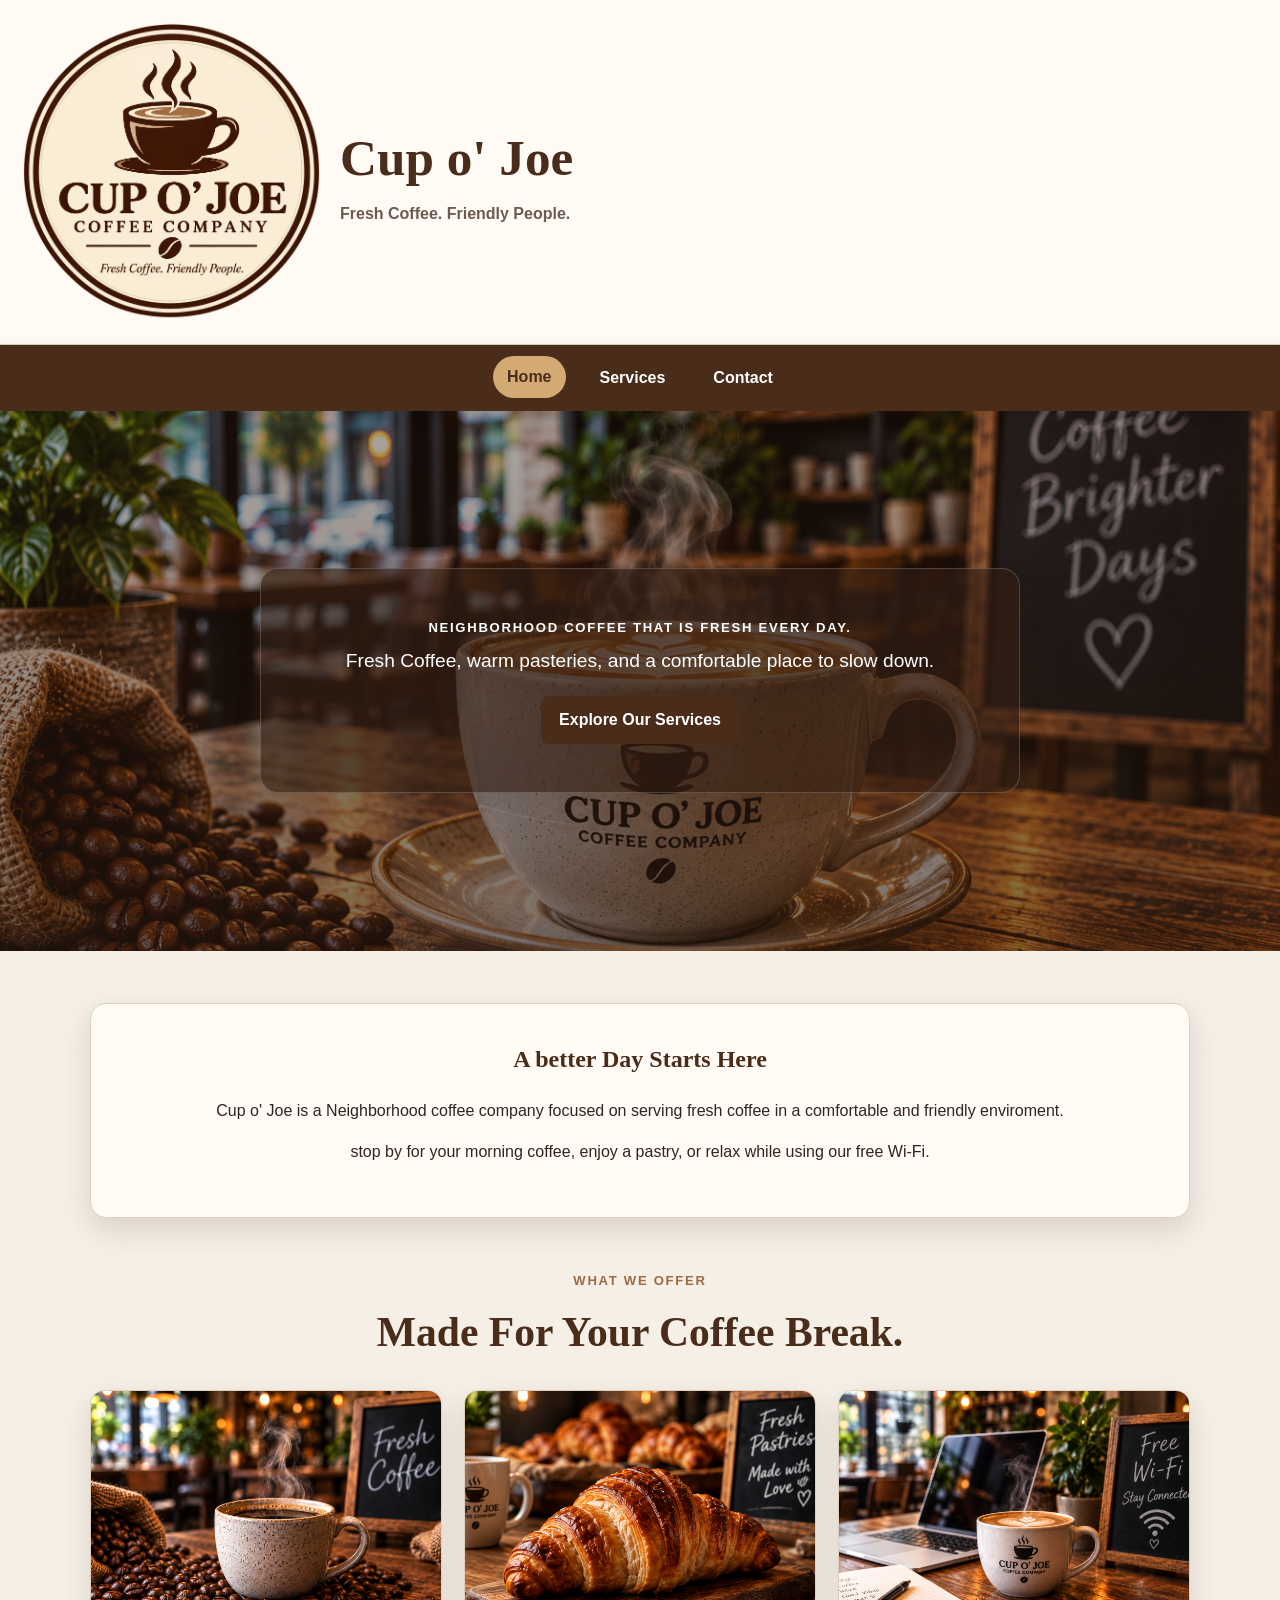
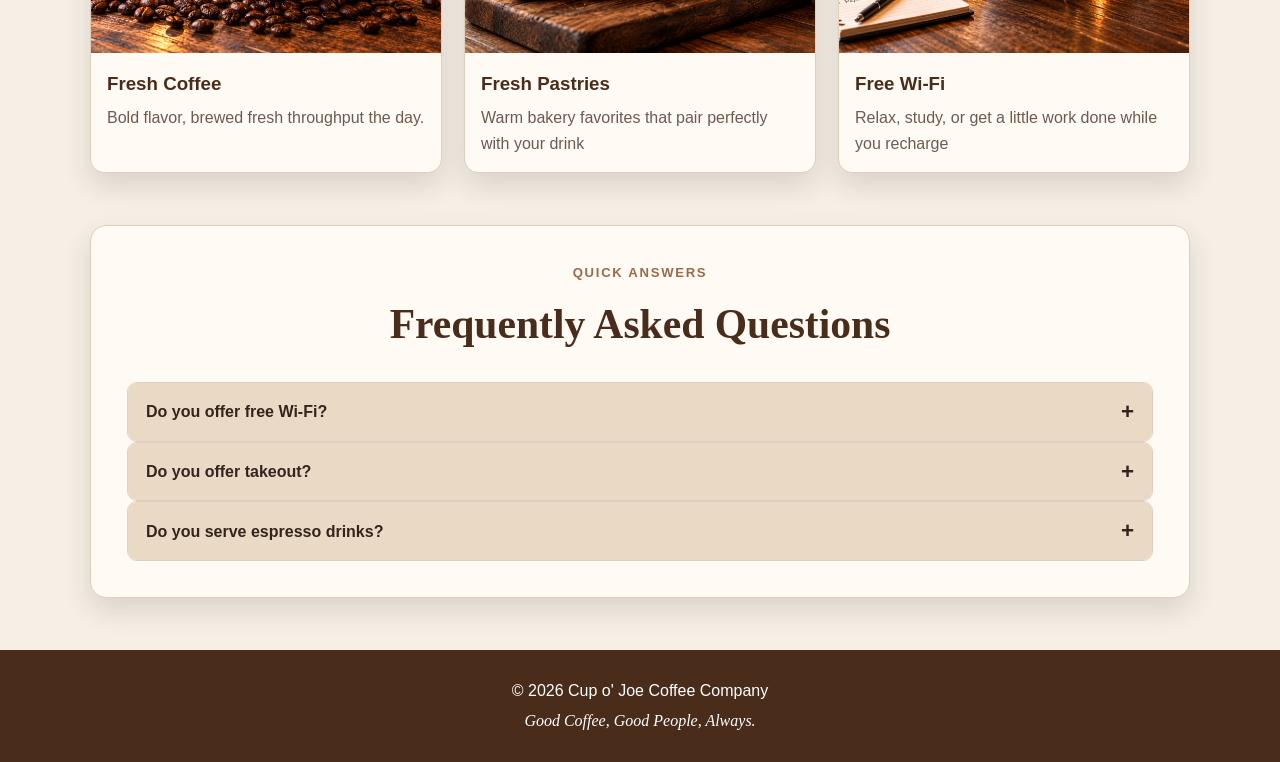
<file: index.html>
<!DOCTYPE html>
<html lang="en">
<head>
    <meta charset="UTF-8">
    <meta http-equiv="X-UA-Compatible" content="IE=edge">
    <meta name="viewport" content="width=device-width, initial-scale=1.0">
    <meta name="description" content="Cup o' Joe COffee Company - fresh coffee, pastries, and friendlty neighborhood atmospere.">
    <title>Cup o' Joe Coffee Company</title>
    <link rel="stylesheet" href="style.css">
    <script src="script.js" defer></script>
</head>
<body>
    <header class="header">
        <div class="brand-wrap">
            <img class="logo" src="Logo.png" alt="Cup o' Joe Company logo">
        
            <div class="brand-text">
            <h1>Cup o' Joe</h1>
            <p>Fresh Coffee. Friendly People.</p>
         </div>
        </div>
    </header>
    <!--Add Nav Tags for pages here!!!-->
    <nav class="navigation" aria-label="Main navigation">
        <a href="index.html" aria-current="page">Home</a>
        <a href="services.html">Services</a>
        <a href="contact.html">Contact</a>
    </nav>

    <main>
        <section class="hero home-hero" aria-labelledby="home-title">
            <div class="hero-content">
                <p class="eyebrow">Neighborhood Coffee That is Fresh Every Day.</p>
                <p>Fresh Coffee, warm pasteries, and a comfortable place to slow down.</p>
                <a class="primary-button" href="services.html">Explore Our Services</a>
            </div>
        </section>

        <section class="content intro-card">
            <h2>A better Day Starts Here</h2>
            <p>
                Cup o' Joe is a Neighborhood coffee company focused on serving fresh coffee
                in a comfortable and friendly enviroment.
            </p>
            <p>
                stop by for your morning coffee, enjoy a pastry, or relax while using our free Wi-Fi.
            </p>
        </section>

        <section class="content" aria-labelledby="featured-title">
            <div class="section-heading">
                <p class="eyebrow dark">What We Offer</p>
                <h2 id="featured-title">Made For Your Coffee Break.</h2>
            </div>

            <div class="card-grid">
                <article class="feature-card reveal-on-scroll">
                    <img src="images/fresh-coffee.png" alt="Steaming cup of fresh coffee surrounded by the roasted coffee beans">
                    <div class="card-body">
                        <h3>Fresh Coffee</h3>
                        <p>Bold flavor, brewed fresh throughput the day.</p>
                    </div>
                </article>

                <article class="feature-card reveal-on-scroll">
                    <img src="images/fresh-pastry.png" alt="Golden flaky croissant on a wooden board">
                    <div class="card-body">
                        <h3>Fresh Pastries</h3>
                        <p>Warm bakery favorites that pair perfectly with your drink</p>
                    </div>
                </article>

                <article class="feature-card reveal-on-scroll">
                    <img src="images/free-wifi.png" alt="Laptop, coffee, and a sign advertising free Wi-Fi">
                    <div class="card-body">
                        <h3>Free Wi-Fi</h3>
                        <p>Relax, study, or get a little work done while you recharge</p>
                    </div>
                </article>
            </div>
        </section>

        <section class="content faq-panel" aria-labelledby="faq-title">
            <div class="section-heading">
                <p class="eyebrow dark">Quick Answers</p>
                <h2 id="faq-title">Frequently Asked Questions</h2>
            </div>

            <div class="faq-list">
                <div class="faq-item">
                    <button class="faq-question" type="button" aria-expanded="false" aria-controls="faq-answer-1">
                        Do you offer free Wi-Fi?
                    </button>
                    <div class="faq-answer" id="faq-answer-1" hidden>
                        <p>Yes Guests can use free Wi-Fi while enjoying the cafe.</p>
                    </div>
                </div>
            </div>

            <div class="faq-item">
                <button class="faq-question" type="button" aria-expanded="false" aria-controls="faq-answer-2">
                    Do you offer takeout?
                </button>
                <div class="faq-answer" id="faq-answer-2" hidden>
                    <p>Yes. Coffee, espresso drinks, and pastries can all be prepared to go.</p>
                </div>
            </div>

            <div class="faq-item">
                <button class="faq-question" type="button" aria-expanded="false" aria-controls="faq-answer-3">
                    Do you serve espresso drinks?
                </button>
                <div class="faq-answer" id="faq-answer-3" hidden>
                    <p>Yes, We offer espresso-based drinks along with traditional brewed coffee.</p>
                </div>
            </div>
        </section>
    </main>

    <footer class="footer">
        <p>&copy; 2026 Cup o' Joe Coffee Company</p>
        <p class="footer-tagline">Good Coffee, Good People, Always.</p>
    </footer>
</body>
</html>
</file>
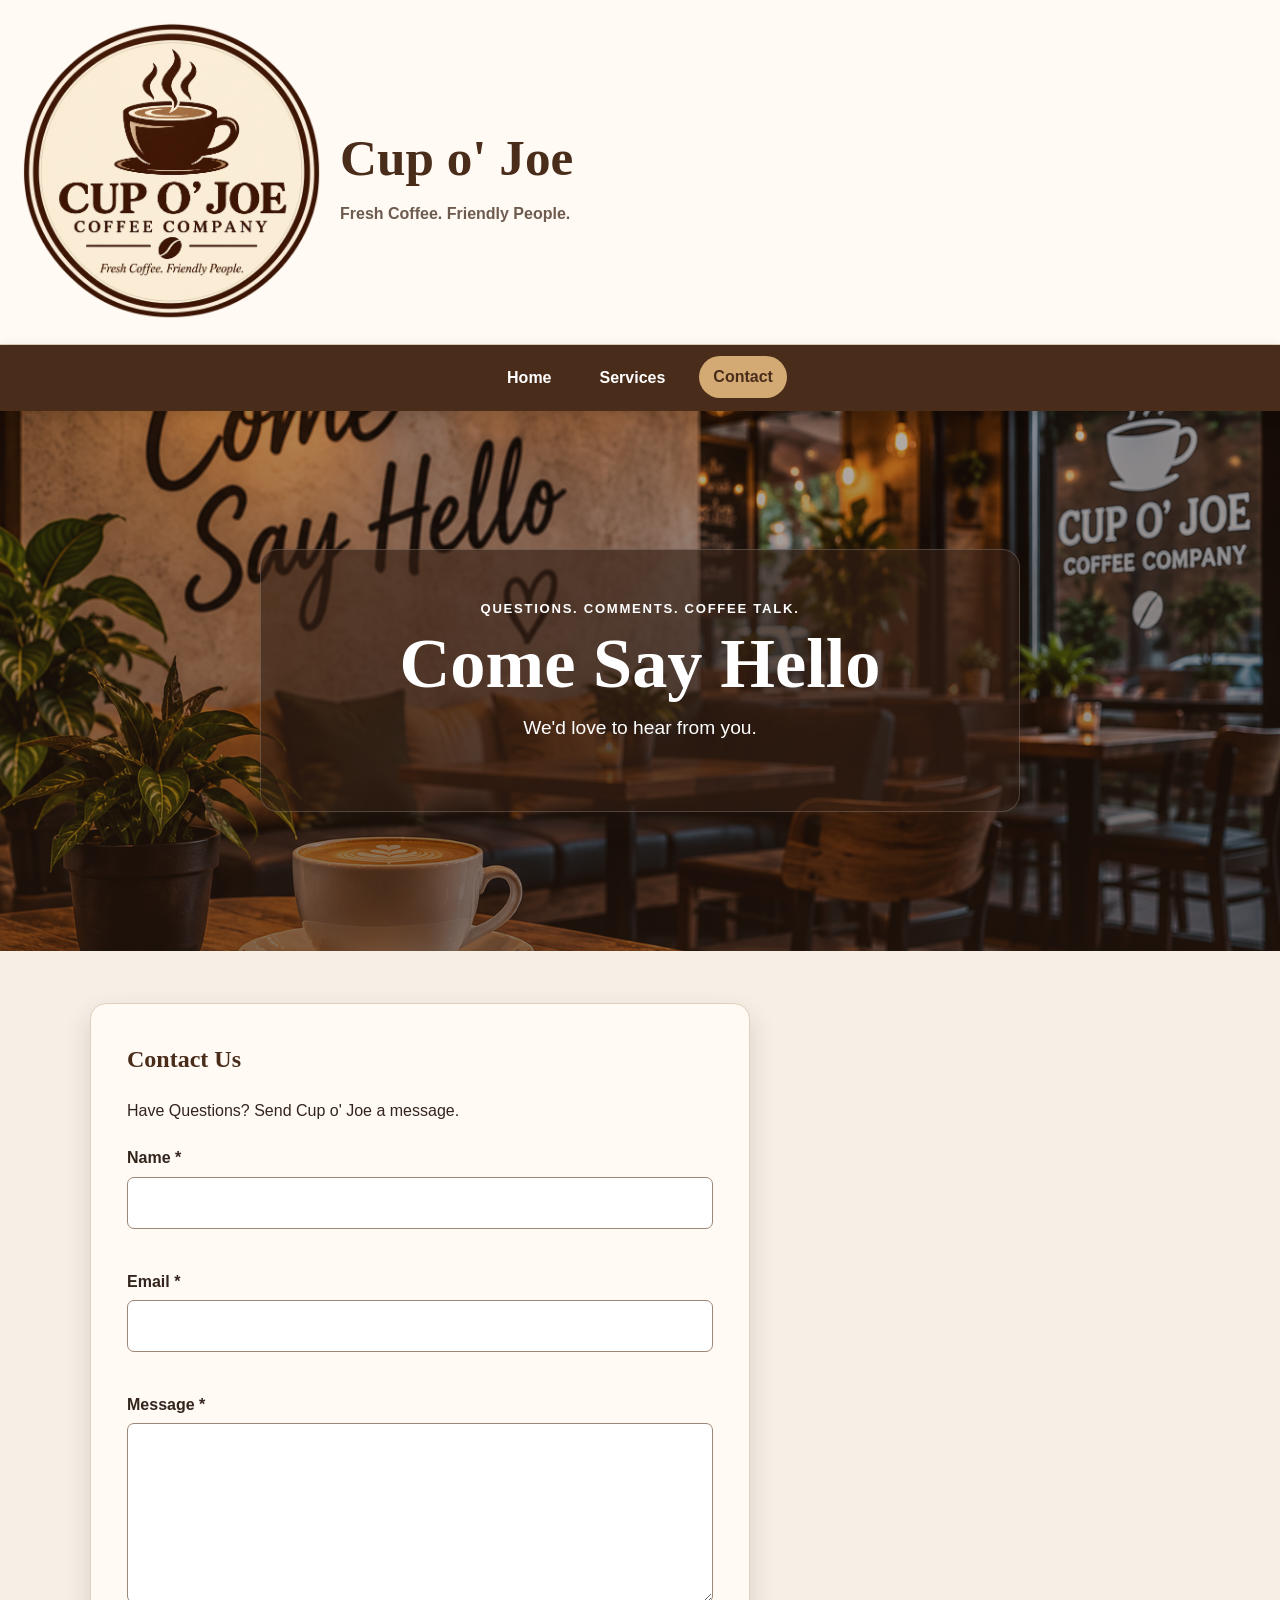
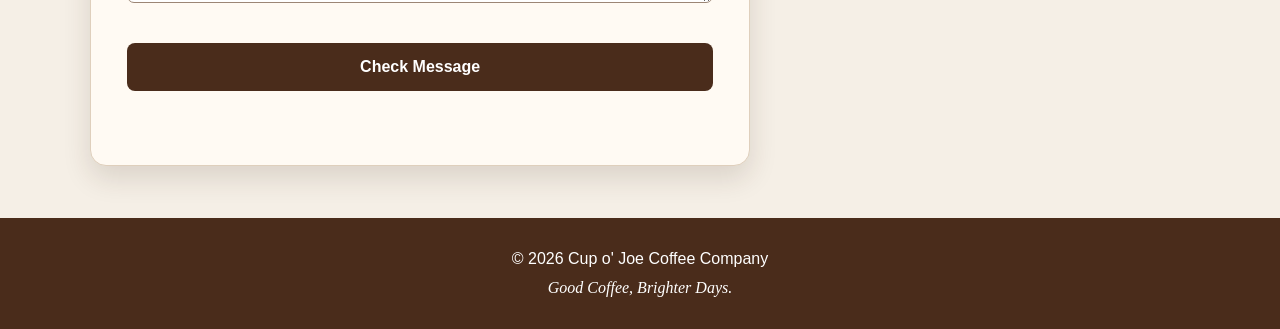
<file: contact.html>
<!DOCTYPE html>
<html lang="en">
<head>
    <meta charset="UTF-8">
    <meta name="viewport" content="width=device-width, initial-scale=1.0">
    <meta name="description" content=" Contact Cup o' Joe Coffee Company">
    <title>Contact Cup o' Joe</title>
    <link rel="stylesheet" href="style.css">
    <script src="script.js" defer></script>
</head>
<body>
    <header class="header">
        <div class="brand-wrap">
            <img class="logo" src="Logo.png" alt="Cup o' Joe Coffee Company Logo">
            <div class="brand-text">
                <h1>Cup o' Joe</h1>
                <p>Fresh Coffee. Friendly People.</p>
            </div>
        </div>
    </header>

    <!-- Add Nav Tags Here-->
    
    <nav class="navigation" aria-label="Main navigation">
        <a href="index.html">Home</a>
        <a href="services.html">Services</a>
        <a href="contact.html" aria-current="page">Contact</a>
    </nav>

    <main>
        <section class="hero contact-hero" aria-labelledby="contact-title">
            <div class="hero-content">
                <p class="eyebrow">Questions. Comments. Coffee Talk.</p>
                <h2 id="contact-title">Come Say Hello</h2>
                <p>We'd love to hear from you.</p>
             </div>
        </section>

        <section class="content contact-layout">
            <div class="contact-card">
                <h2>Contact Us</h2>
                <p>Have Questions? Send Cup o' Joe a message.</p>

                <form id="contactForm" action="#" method="post" novalidate>
                    <div class="form-group">
                        <label for="name"><span aria-hidden="true">Name *</span></label>
                        <input type="text" id="name" name="name" autocomplete="name" aria-describedby="nameError" required>
                        <span class="error-message" id="nameError"></span>
                    </div>
                
                    <div class="form-group">
                        <label for="email">Email <span aria-hidden="true">*</span></label>
                        <input type="email" id="email" name="email" autocomplete="email" aria-describedby="emailError" required>
                        <span class="error-message" id="emailError"></span>
                    </div>

                    <div class="form-group">
                        <label for="message">Message <span aria-hidden="true">*</span></label>
                        <textarea id="message" name="message" rows="6" aria-describedby="messageError" required></textarea>
                        <span class="error-message" id="messageError"></span>
                    </div>

                    <button type="submit">Check Message</button>
                    <p id="formFeedback" class="form-feedback" aria-live="polite"></p>
                </form>
            </div>
        </section>
    </main>

    <footer class="footer">
        <p>&copy; 2026 Cup o' Joe Coffee Company</p>
        <p class="footer-tagline">Good Coffee, Brighter Days.</p>
    </footer>
</body>
</html>
</file>
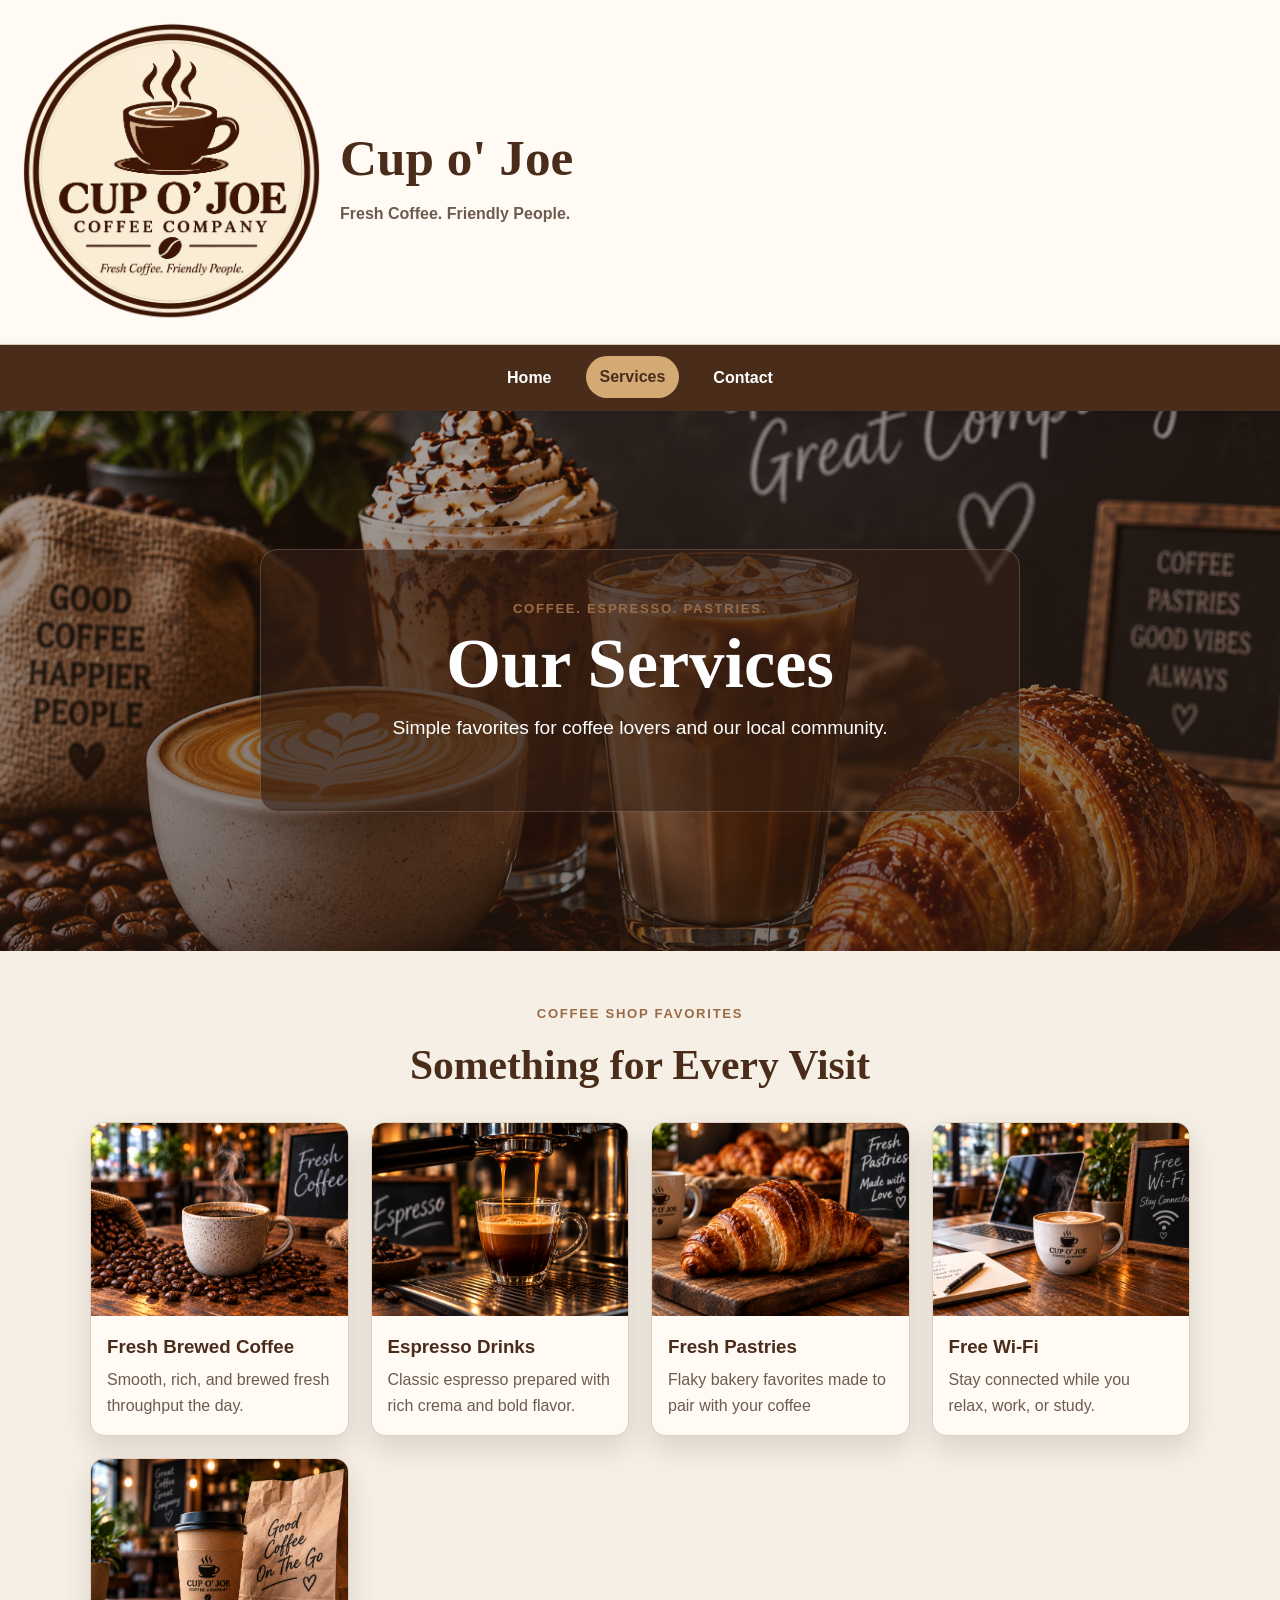
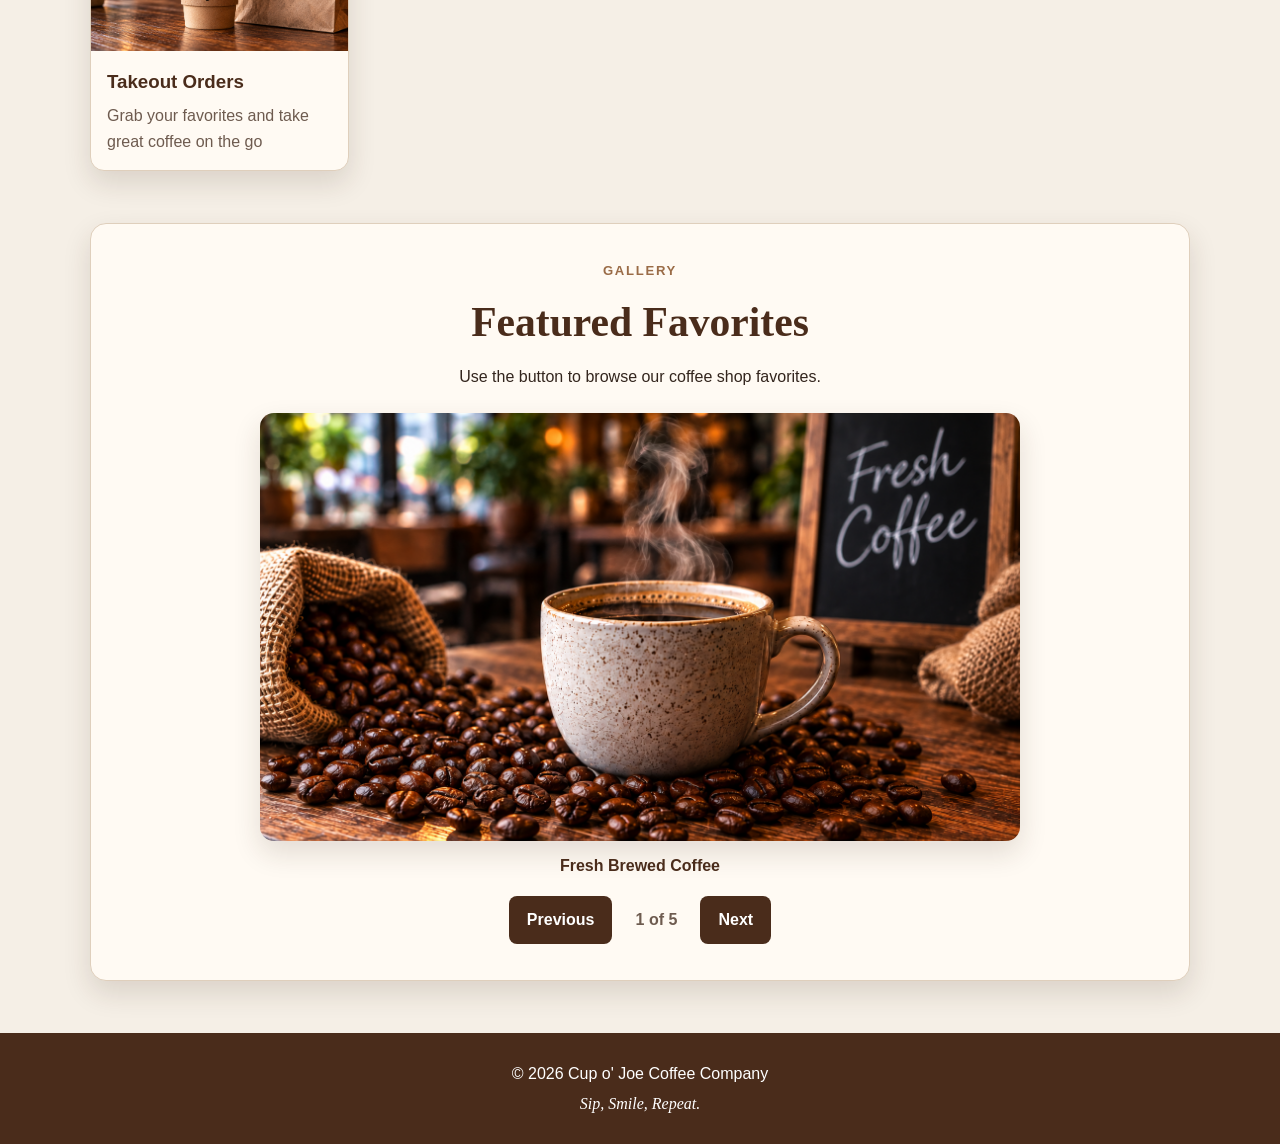
<file: services.html>
<!DOCTYPE html>
<html lang="en">
    <head>
        <meta charset="UTF-8">
        <meta name="viewport" content="width=device-width, initial-scale=1.0">
        <meta name="description" content=" Contact Cup o' Joe Coffee Company">
        <title>Services Cup o' Joe</title>
        <link rel="stylesheet" href="style.css">
        <script src="script.js" defer></script>
    </head>

    <body>
        <header class="header">
            <div class="brand-wrap">
                <img class="logo" src="Logo.png" alt="Cup o' Joe Coffee Company Logo">
                <div class="brand-text">
                    <h1>Cup o' Joe</h1>
                    <p>Fresh Coffee. Friendly People.</p>
                </div>
            </div>
        </header>

        <!-- Add Nav Tags Here-->
    
        <nav class="navigation" aria-label="Main navigation">
            <a href="index.html">Home</a>
            <a href="services.html" aria-current="page">Services</a>
            <a href="contact.html">Contact</a>
        </nav>

        <main>
            <section class="hero services-hero" aria-labelledby="services-title">
                <div class="hero-content">
                    <p class="eyebrow dark">Coffee. Espresso. Pastries.</p>
                    <h2 id="services-title">Our Services</h2>
                    <p>Simple favorites for coffee lovers and our local community.</p>
                </div>
            </section>

            <section class="content" aria-labelledby="service-grid-title">
                <div class="section-heading">
                    <p class="eyebrow dark">Coffee Shop Favorites</p>
                    <h2 id="service-grid-title">Something for Every Visit</h2>
                 </div>
        

                <div class="card-grid services-grid">
                    <article class="feature-card reveal-on-scroll">
                        <img src="images/fresh-coffee.png" alt="Steaming cup of fresh coffee surrounded by the roasted coffee beans">
                        <div class="card-body">
                            <h3>Fresh Brewed Coffee</h3>
                            <p>Smooth, rich, and brewed fresh throughput the day.</p>
                        </div>
                    </article>
        

         
                    <article class="feature-card reveal-on-scroll">
                        <img src="images/espresso.png" alt="espresso being poured from a coffee machine into a glass cup">
                            <div class="card-body">
                                <h3>Espresso Drinks</h3>
                                <p>Classic espresso prepared with rich crema and bold flavor.</p>
                            </div>
                    </article>
         

         
                    <article class="feature-card reveal-on-scroll">
                        <img src="images/fresh-pastry.png" alt="Fresh golden croissant on a wooden board">
                            <div class="card-body">
                                <h3>Fresh Pastries</h3>
                                <p>Flaky bakery favorites made to pair with your coffee</p>
                            </div>
                    </article>
         
                    <article class="feature-card reveal-on-scroll">
                        <img src="images/free-wifi.png" alt="Laptop and coffee beside a free Wi-Fi sign">
                            <div class="card-body">
                                <h3>Free Wi-Fi</h3>
                                <p>Stay connected while you relax, work, or study.</p>
                            </div>
                    </article>
         

            
                    <article class="feature-card reveal-on-scroll">
                        <img src="images/takeout.png" alt="Cup o' Joe takeaway cup and paper takeout bag">
                            <div class="card-body">
                                <h3>Takeout Orders</h3>
                                <p>Grab your favorites and take great coffee on the go</p>
                            </div>
                    </article>
                </div>
            </section>

                <section class="content gallery-panel" aria-labelledby="gallery-title">
                    <div class="section-heading">
                        <p class="eyebrow dark">Gallery</p>
                        <h2 id="gallery-title">Featured Favorites</h2>
                        <p>Use the button to browse our coffee shop favorites.</p>
                    </div>

                    <figure class="gallery-card">
                        <img id="galleryImage" src="images/fresh-coffee.png" alt=" Steaming fresh coffee with roasted coffee beans">
                        <figcaption id="galleryCaption" aria-live="polite">Fresh Brewed Coffee</figcaption>
                    </figure>

                    <div class="gallery-controls" aria-label="image gallery controls">
                        <button id="previousImage" type="button">Previous</button>
                        <span id="galleryStatus" class="gallery-status" aria-live="polite">1 of 5</span>
                        <button id="nextImage" type="button">Next</button>
                     </div>
                </section>
        </main>

        <footer class="footer">
            <p>&copy; 2026 Cup o' Joe Coffee Company</p>
            <p class="footer-tagline">Sip, Smile, Repeat.</p>
        </footer>
        

    </body>
</html>
</file>
<file: style.css>
* {
    box-sizing: border-box;
}

:root {
    --coffee-dark: #4a2c1b;
    --coffee-medium: #6a432b;
    --coffee-light: #9a6b46;
    --caramel: #d3aa74;
    --cream: #f5efe6;
    --paper: #fffaf3;
    --white: #ffffff;
    --ink: #33251d;
    --muted: #6e5b4f;
    --error: #8b1e1e;
    --success: #285d35;
    --border: #dfcfbc;
    --shadow: 0 12px 28px rgba(55, 35, 22, 0.14);
}

html {
    scroll-behavior: smooth;
}

body {
    margin: 0;
    font-family: Arial, Arial, Helvetica, sans-serif;
    color: var(--ink);
    background-color: var(--cream);
    line-height: 1.6;
}

img {
    display: block;
    max-width: 100%;
}

h1,
h2,
h3,
p {
    margin-top: 0;
}

.header {
    background-color: var(--paper);
    border-bottom: 1px solid var(--border)
}

.brand-wrap {
    width: min(94% 1100px);
    margin: 0;
    display: flex;
    align-items: center;
    gap: 18px;
    padding: clamp(14px, 3vw, 22px);
}

.logo {
    width: clamp(80px 10vw, 115px);
    height: 300px;
    border-radius: 50%;
}

.brand-text h1 {
    margin-bottom: 2px;
    font-family: Georgia, 'Times New Roman', Times, serif;
    color: var(--coffee-dark);
    font-size: clamp(1.8rem, 4vw,21.8rem);
}

.brand-text p {
    margin: 0;
    color: var(--muted);
    font-weight: 700;
}

.navigation {
    position: sticky;
    top: 0;
    z-index: 20;
    display: flex;
    justify-content: center;
    align-items: center;
    flex-wrap: wrap;
    gap: 6px 20px;
    padding: 12px 16px;
    background-color: var(--coffee-dark);
    box-shadow: 0 4px 14px rgba(0, 0, 0, 0.12);
}

.navigation a {
    color: var(--white);
    text-decoration: none;
    font-weight: 700;
    padding: 8px 14px;
    border-radius: 999px;
    transition: background-color 0.2s ease, color 0.2s ease, transform 0.2s ease;
}

.navigation a:hover,
.navigation a:focus,
.navigation a[aria-current="page"] {
    color: var(--coffee-dark);
    background-color: var(--caramel);
    transform: translateY(-1px);
}

.hero {
    min-height: clamp(330px, 52vw, 540px);
    display: grid;
    place-items: center;
    padding: 24px;
    background-position: center;
    background-size: cover;
}

.home-hero {
    background-image:
    linear-gradient( rgba(45, 27, 17, 0.40), rgba(45, 27, 17, 0.62)),
    url("images/home-hero.png");
}

.services-hero {
    background-image: 
    linear-gradient(rgba(45, 27, 17, 0.42), rgba(45, 27, 17, 0.62)),
    url("images/services-hero.png");
}

.contact-hero {
    background-image: 
    linear-gradient(rgba(45, 27, 17, 0.36), rgba(45, 27, 17, 0.60)),
    url("images/contact-cafe.png");
}

.hero-content {
    width: min(92%, 760px);
    padding: clamp(24px, 5vw, 48px);
    color: var(--white);
    text-align: center;
    background-color: rgba(52, 32, 20, 0.62);
    border: 1px solid rgba( 255, 255, 255, 0.18);
    border-radius: 18px;
    box-shadow: var(--shadow);
}

.hero-content h2 {
    margin-bottom: 12px;
    font-family: Georgia, 'Times New Roman', Times, serif;
    font-size: clamp(2.2rem, 6vw, 4.4rem);
    line-height: 1.05;
}

.hero-content p:not(.eyebrow) {
    max-width: 620px;
    margin-left: auto;
    margin-right: auto;
    font-size: clamp(1rem, 2vw, 1.2rem);
}

.eyebrow {
    margin-bottom: 8px;
    font-size: 0.82rem;
    font-weight: 800;
    letter-spacing: 0.13em;
    text-transform: uppercase;
}

.eyebrow.dark {
    color: var(--coffee-light);
}

.primary-button,
button {
    display: inline-block;
    border: 0;
    border-radius: 8px;
    padding: 11px 18px;
    font: inherit;
    font-weight: 700;
    cursor: pointer;
    text-decoration: none;
    color: var(--white);
    background-color: var(--coffee-dark);
    transition: background-color 0.2s ease, transform 0.2s ease;
}

.primary-button:hover,
button:hover {
    background-color: var(--coffee-medium);
    translate: translateY(-2px);
}

.content {
    width: min(92%, 1100px);
    margin: clamp(24px, 5vw, 52px) auto;
}

.intro-card,
.faq-panel,
.gallery-panel,
.contact-card,
.visit-card {
    background-color: var(--paper);
    border: 1px solid var(--border);
    border-radius:  16px;
    box-shadow: var(--shadow);
}

.intro-card,
.faq-panel,
.gallery-panel,
.contact-card {
    padding: clamp(20px, 4vw, 36px);
}

.intro-card {
    text-align: center;
}

.intro-card h2,
.section-heading h2,
.contact-card h2,
.visit-card h2 {
    font-family: Georgia, 'Times New Roman', Times, serif;
    color: var(--coffee-dark);
}

.section-heading {
    max-width: 720px;
    margin: 0 auto 24px;
    text-align: center;
}

.section-heading h2 {
    margin-bottom: 8px;
    font-size: clamp(1.8rem, 4vw, 2.6rem);
}

.card-grid {
    display: grid;
    grid-template-columns: repeat(auto-fit, minmax(220px, 1fr));
    gap: 22px;
}

.feature-card {
    overflow: hidden;
    background-color: var(--paper);
    border: 1px solid var(--border);
    border-radius: 14px;
    box-shadow: var(--shadow);
    transition: transform 0.25s ease, box-shadow 0.25s ease;
}

.feature-card:hover {
    transform: translateY(-6px);
    box-shadow: 0 16px 36px rgba(55, 35, 22, 0.20);
}

.feature-card img {
    width: 100%;
    aspect-ratio: 4 / 3;
    object-fit: cover;
}

.card-body {
    padding: 16px;
}

.card-body h3 {
    margin-bottom: 6px;
    color: var(--coffee-dark);
}

.card-body p {
    margin-bottom: 0;
    color: var(--muted);
}

.services-grid {
    grid-template-columns:  repeat(auto-fit, minmax(210px, 1fr));
}

.faq-list {
    display: grid;
    gap: 12px;
}

.faq-item {
    overflow: hidden;
    border: 1px solid  var(--border);
    border-radius: 10px;
    background-color: var(--white);
}

.faq-question {
    width: 100%;
    display: flex;
    justify-content: space-between;
    align-items: center;
    text-align: left;
    border-radius: 0;
    color: var(--ink);
    background-color: #ead9c4;
}

.faq-question::after {
    content: "+";
    font-size: 1.4rem;
}

.faq-question[aria-expanded="true"]::after {
    content: "-";
}

.faq-answer {
    padding: 16px 18px;
    border-top: 1px solid var(--border);
}

.faq-answer p {
    margin: 0;
}

.gallery-card {
    margin: 0;
    text-align: center;
}

.gallery-card img {
    width: min(100%, 760px);
    margin: 0 auto;
    aspect-ratio: 16 / 9;
    object-fit: cover;
    border-radius: 14px;
    box-shadow: var(--shadow);
}

.gallery-card figcaption {
    margin-top: 12px;
    font-weight: 800;
    color: var(--coffee-dark);
}

.gallery-controls {
    display: flex;
    justify-content: center;
    align-items: center;
    gap: 14px;
    margin-top: 18px;
}

.gallery-status {
    min-width: 60px;
    text-align: center;
    font-weight: 700;
    color: var(--muted);
}

.contact-layout {
    display: grid;
    grid-template-columns: minmax(0, 1.35fr) minmax(280px, 0.85fr);
    gap: 24px;
    align-items: start;
}

form {
    display: grid;
    gap: 14px;
    margin-top: 22px;
}

.form-group {
    display: grid;
    gap: 6px;
}

label {
    font-weight: 800;
}

input,
textarea {
    width: 100%;
    padding: 12px;
    border: 1px solid #9c8675;
    border-radius: 7px;
    font: inherit;
    color: var(--ink);
    background-color: var(--white);
}

textarea {
    resize: vertical;
}

.error-message {
    min-height: 20px;
    color: var(--error);
    font-size: 0.92rem;
    font-weight: 700;
}

.form-feedback {
    min-height: 24px;
    margin: 0;
    font-weight: 800;
}

.form-feedback.success {
    color: var(--success);
}

.form-feedback.error {
    color: var(--error);
}

.input-error {
    border-color: var(--error);
    background-color: #fff6f6;
}

.visit-card {
    overflow: hidden;
}

.visit-card img {
    width: 100%;
    aspect-ratio: 4 / 3;
    object-fit: cover;
}

.visit-card-body {
    padding: 20px;
}

.small-note {
    color: var(--muted);
    font-size: 0.82rem;
}

.footer {
    margin-top: 48px;
    padding: 24px 16px;
    text-align: center;
    color: var(--white);
    background-color: var(--coffee-dark);
}

.footer p {
    margin: 4px 0;
}

.footer-tagline {
    font-family: Georgia, 'Times New Roman', Times, serif;
    font-style: italic;
}

.reveal-on-scroll {
    opacity: 0;
    transform: translate(18px);
    transition: opacity 0.6s ease, transform 0.6s ease;
}

.reveal-on-scroll.visible {
    opacity: 1;
    transform: translateY(0);
}

input:focus,
textarea:focus,
button:focus,
.navigation a:focus,
.primary-button:focus {
    outline: 3px solid #d69752;
    outline-offset: 3px;
}

@media (prefers-reduced-motion: reduce) {
    *,
    *::before,
    *::after {
        scroll-behavior: auto !important;
        transition: none !important;
        animation: none !important;
    }

    .reveal-on-scroll {
        opacity: 1;
        transform: none;
    }
}

@media (max-width: 760px){
    .contact-layout {
        grid-template-columns: 1fr;
    }
}

@media (max-width: 600px) {
    .brand-wrap {
        flex-direction: column;
        text-align: center;
        gap: 8px;
    }

    .navigation {
        gap: 4px;
    }

    .navigation a {
        width: 100%;
        text-align: center;
    }

    .hero {
        min-height: 370px;
        padding: 16px;
    }

    .hero-content {
        width: 100%;
    }

    .card-grid {
        grid-template-columns: 1fr;
    }

    .gallery-controls {
        flex-direction: column;
    }

    .gallery-controls button {
        width: 100%;
    }

}
</file>
